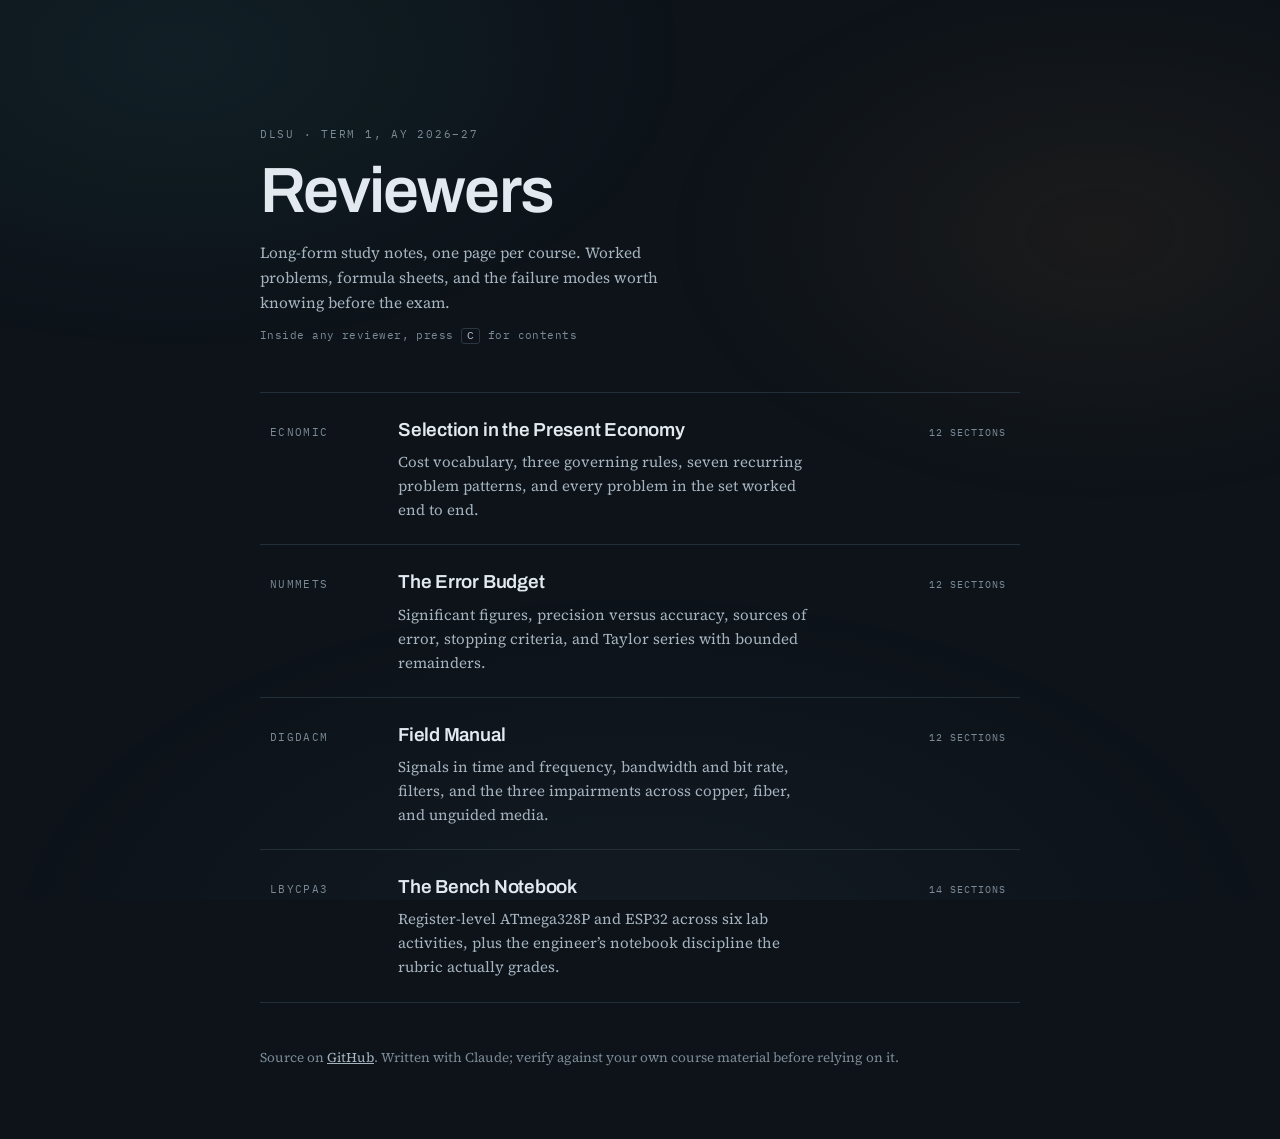
<file: index.html>
<!doctype html>
<html lang="en">
<head>
<meta charset="utf-8">
<meta name="viewport" content="width=device-width, initial-scale=1">
<title>Reviewers</title>
<link rel="preconnect" href="https://fonts.googleapis.com">
<link rel="preconnect" href="https://fonts.gstatic.com" crossorigin>
<link rel="stylesheet" href="https://fonts.googleapis.com/css2?family=Archivo:wght@500;600;700&family=IBM+Plex+Mono:wght@400;500;600&family=Source+Serif+4:opsz,wght@8..60,400;8..60,600&display=swap">
<style>
  :root {
    --paper:     #0D1319;
    --surface:   #151D25;
    --surface-2: #1B242D;
    --ink:       #E2E9EF;
    --ink-2:     #A6B4C0;
    --ink-3:     #7B8A97;
    --rule:      #2A3742;
    --rule-2:    #222E38;
    --copper:    #E2924F;
    --copper-soft:#33241A;
    --teal:      #4CBBC4;
    --blue:      #8FAEE8;
    --disp: "Archivo", "Helvetica Neue", Arial, sans-serif;
    --body: "Source Serif 4", Georgia, "Times New Roman", serif;
    --mono: "IBM Plex Mono", ui-monospace, "Cascadia Mono", Consolas, monospace;
    color-scheme: dark;
  }

  * { box-sizing: border-box; }

  body {
    margin: 0;
    background: var(--paper);
    color: var(--ink);
    font-family: var(--body);
    font-size: clamp(15px, 1.2vw, 16.5px);
    line-height: 1.6;
    padding-inline: 22px;
    padding-block: clamp(64px, 14vh, 128px) 72px;
    -webkit-font-smoothing: antialiased;
  }

  .aura {
    position: fixed;
    inset: 0;
    z-index: -1;
    pointer-events: none;
    background:
      radial-gradient(58vw 48vh at 14% 6%,  color-mix(in srgb, var(--teal) 14%, transparent), transparent 70%),
      radial-gradient(50vw 44vh at 86% 26%, color-mix(in srgb, var(--copper) 12%, transparent), transparent 70%),
      radial-gradient(72vw 58vh at 50% 106%, color-mix(in srgb, var(--blue) 10%, transparent), transparent 72%);
    opacity: .55;
  }

  main { max-width: 760px; margin: 0 auto; }

  .eyebrow {
    font-family: var(--mono);
    font-size: .68rem;
    letter-spacing: .16em;
    text-transform: uppercase;
    color: var(--ink-3);
    margin: 0 0 16px;
  }
  h1 {
    font-family: var(--disp);
    font-weight: 600;
    font-size: clamp(2.4rem, 8vw, 4rem);
    line-height: 1;
    letter-spacing: -.03em;
    margin: 0 0 18px;
  }
  .lede {
    color: var(--ink-2);
    max-width: 50ch;
    margin: 0 0 12px;
  }
  .hint {
    font-family: var(--mono);
    font-size: .7rem;
    letter-spacing: .04em;
    color: var(--ink-3);
    margin: 0 0 46px;
  }
  .hint kbd {
    border: 1px solid var(--rule);
    border-radius: 3px;
    padding: 1px 5px;
    color: var(--ink-2);
  }

  .list { border-top: 1px solid var(--rule-2); }

  a.row {
    display: grid;
    grid-template-columns: 108px 1fr auto;
    gap: 6px 20px;
    align-items: baseline;
    padding: 22px 14px 22px 10px;
    border-bottom: 1px solid var(--rule-2);
    text-decoration: none;
    color: inherit;
    position: relative;
    transition: background .22s ease, padding-left .22s ease;
  }
  a.row::before {
    content: "";
    position: absolute;
    left: 0; top: 0; bottom: 0;
    width: 2px;
    background: var(--copper);
    transform: scaleY(0);
    transform-origin: top;
    transition: transform .28s cubic-bezier(.2,.8,.3,1);
  }
  a.row:hover, a.row:focus-visible {
    background: var(--surface);
    padding-left: 18px;
    outline: none;
  }
  a.row:hover::before, a.row:focus-visible::before { transform: scaleY(1); }

  .code {
    font-family: var(--mono);
    font-size: .68rem;
    letter-spacing: .12em;
    color: var(--ink-3);
    transition: color .22s ease;
  }
  a.row:hover .code, a.row:focus-visible .code { color: var(--copper); }

  .row h2 {
    font-family: var(--disp);
    font-weight: 600;
    font-size: 1.18rem;
    letter-spacing: -.012em;
    margin: 0 0 5px;
    color: var(--ink);
  }
  .row p {
    margin: 0;
    color: var(--ink-2);
    font-size: .94rem;
    max-width: 52ch;
  }
  .meta {
    font-family: var(--mono);
    font-size: .64rem;
    letter-spacing: .1em;
    text-transform: uppercase;
    color: var(--ink-3);
    white-space: nowrap;
  }

  footer {
    margin-top: 44px;
    font-size: .84rem;
    color: var(--ink-3);
  }
  footer a { color: var(--ink-2); }
  footer a:hover { color: var(--copper); }

  @media (max-width: 620px) {
    a.row { grid-template-columns: 1fr; gap: 8px; }
    .meta { margin-top: 2px; }
  }

  /* entrance */
  .fx { opacity: 0; transform: translateY(12px); animation: rise .7s cubic-bezier(.2,.75,.3,1) forwards; }
  @keyframes rise { to { opacity: 1; transform: none; } }
  .d1 { animation-delay: .05s } .d2 { animation-delay: .12s } .d3 { animation-delay: .19s }
  .d4 { animation-delay: .26s } .d5 { animation-delay: .33s } .d6 { animation-delay: .40s }
  .d7 { animation-delay: .47s } .d8 { animation-delay: .54s }

  @media (prefers-reduced-motion: reduce) {
    .fx { opacity: 1; transform: none; animation: none; }
    a.row, a.row::before, .code { transition: none; }
  }
</style>
</head>
<body>
<div class="aura"></div>

<main>
  <p class="eyebrow fx d1">DLSU &middot; Term 1, AY 2026&ndash;27</p>
  <h1 class="fx d2">Reviewers</h1>
  <p class="lede fx d3">Long-form study notes, one page per course. Worked problems, formula sheets, and the failure modes worth knowing before the exam.</p>
  <p class="hint fx d3">Inside any reviewer, press <kbd>C</kbd> for contents</p>

  <div class="list">

    <a class="row fx d4" href="ecnomic/">
      <span class="code">ECNOMIC</span>
      <span>
        <h2>Selection in the Present Economy</h2>
        <p>Cost vocabulary, three governing rules, seven recurring problem patterns, and every problem in the set worked end to end.</p>
      </span>
      <span class="meta">12 sections</span>
    </a>

    <a class="row fx d5" href="nummets/">
      <span class="code">NUMMETS</span>
      <span>
        <h2>The Error Budget</h2>
        <p>Significant figures, precision versus accuracy, sources of error, stopping criteria, and Taylor series with bounded remainders.</p>
      </span>
      <span class="meta">12 sections</span>
    </a>

    <a class="row fx d6" href="digdacm/">
      <span class="code">DIGDACM</span>
      <span>
        <h2>Field Manual</h2>
        <p>Signals in time and frequency, bandwidth and bit rate, filters, and the three impairments across copper, fiber, and unguided media.</p>
      </span>
      <span class="meta">12 sections</span>
    </a>

    <a class="row fx d7" href="lbycpa3/">
      <span class="code">LBYCPA3</span>
      <span>
        <h2>The Bench Notebook</h2>
        <p>Register-level ATmega328P and ESP32 across six lab activities, plus the engineer&rsquo;s notebook discipline the rubric actually grades.</p>
      </span>
      <span class="meta">14 sections</span>
    </a>

  </div>

  <footer class="fx d8">
    Source on <a href="https://github.com/Vito-Gandeza/saan-kakain-reviewers">GitHub</a>. Written with Claude; verify against your own course material before relying on it.
  </footer>
</main>
</body>
</html>
</file>
